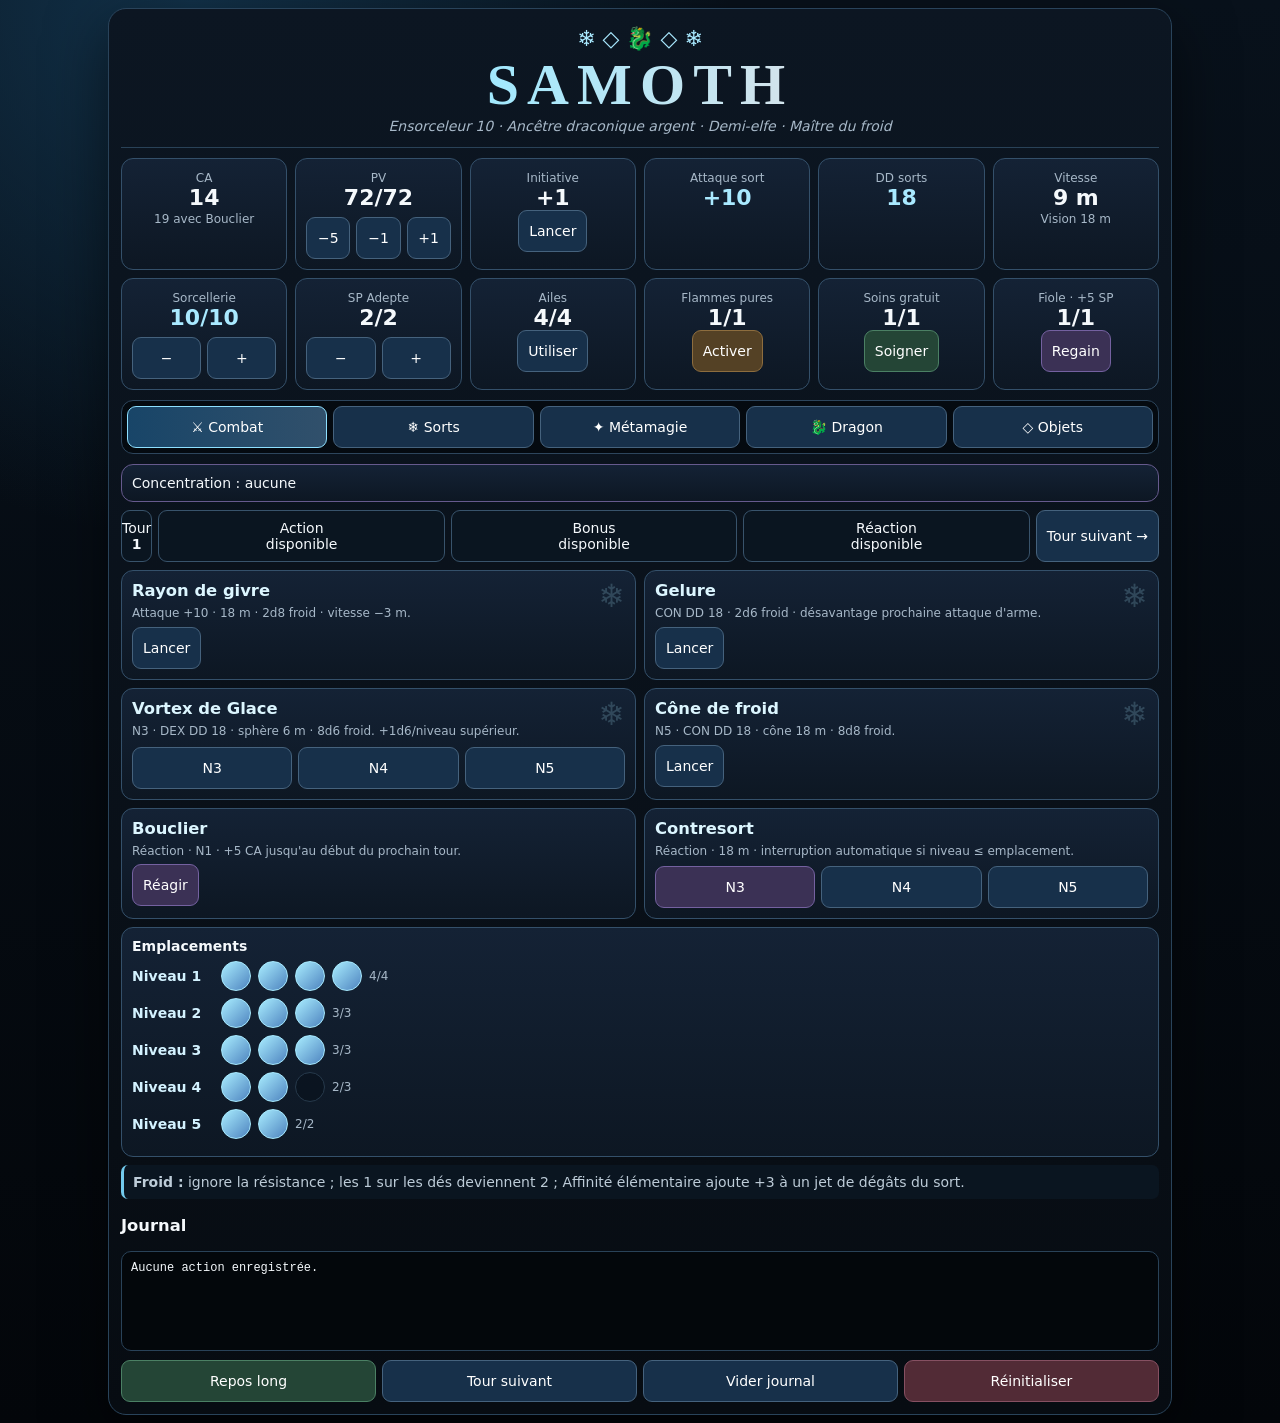
<file: samoth/index.html>
<!doctype html>
<html lang="fr"><head><meta charset="utf-8"><meta name="viewport" content="width=device-width,initial-scale=1,viewport-fit=cover"><meta name="theme-color" content="#07111d"><title>Samoth — Compagnon de combat</title><style>
:root{--bg:#04080e;--p:#0d1723;--p2:#142235;--l:#34506a;--t:#f5f9fc;--m:#a7b8c8;--ice:#a9e9ff;--vio:#7b66a9;--green:#4d8266;--red:#8c4254;--gold:#b69150}*{box-sizing:border-box}body{margin:0;background:radial-gradient(circle at 15% 0,#12324a 0,transparent 30%),linear-gradient(#08111b,#03060a);color:var(--t);font:14px system-ui,-apple-system,sans-serif}.wrap{max-width:1080px;margin:auto;padding:8px}.shell{background:linear-gradient(#0c1622,#070c12);border:1px solid #29435a;border-radius:18px;padding:12px;box-shadow:0 20px 60px #0008}.head{text-align:center;border-bottom:1px solid #294258;padding:5px 0 13px}.head h1{font:700 clamp(36px,8vw,58px) Georgia,serif;letter-spacing:.14em;margin:0;background:linear-gradient(90deg,#fff,#9ee9ff,#d7e3ea,#70bce5);background-clip:text;-webkit-background-clip:text;color:transparent}.sub{color:var(--m);font-style:italic}.grid{display:grid;gap:8px}.stats{grid-template-columns:repeat(6,1fr);margin-top:10px}.resources{grid-template-columns:repeat(6,1fr);margin-top:8px}.card{background:linear-gradient(var(--p2),var(--p));border:1px solid var(--l);border-radius:12px;padding:10px}.center{text-align:center}.big{display:block;font-size:22px;font-weight:800}.ice{color:var(--ice)}.muted{color:var(--m);font-size:12px}button,input,select{font:inherit}button{min-height:42px;border:1px solid #45627d;border-radius:9px;background:#17304a;color:#fff;padding:8px 10px}.row{display:flex;gap:6px;flex-wrap:wrap;margin-top:7px}.row button{flex:1}.tabs{display:flex;gap:6px;flex-wrap:wrap;position:sticky;top:5px;z-index:10;margin:10px 0;padding:5px;background:#050a10e8;border:1px solid #2d455c;border-radius:12px}.tab{flex:1 1 120px}.tab.on{background:linear-gradient(90deg,#184568,#31506b);border-color:#8ee0ff}.panel{display:none}.panel.on{display:block}.two{grid-template-columns:repeat(2,1fr)}.turn{display:grid;grid-template-columns:auto repeat(3,1fr) auto;gap:6px;margin:8px 0}.eco{min-height:52px;display:flex;align-items:center;justify-content:center;flex-direction:column;background:#0a1520;border:1px solid #38536b;border-radius:9px}.used{opacity:.45;border-color:#684652}.btnv{background:#3b3155;border-color:#7461a0}.btng{background:#244536;border-color:#4b8064}.btnr{background:#522b36;border-color:#865062}.btngold{background:#544125;border-color:#8d6d3e}.slots{display:flex;align-items:center;gap:7px;flex-wrap:wrap;margin:7px 0}.sl{width:82px;color:#d3f2ff;font-weight:700}.pip{width:30px;height:30px;min-height:30px;border-radius:50%;padding:0;background:linear-gradient(135deg,#a9edff,#4d83bf);border-color:#a7eaff}.pip.off{background:#07101a;border-color:#3a5368;opacity:.55}.spell{position:relative}.spell.cold:after{content:'❄';position:absolute;right:10px;top:6px;font-size:32px;color:#a9e9ff33}.spell h3{margin:0;color:#dcf6ff}.spell p{margin:5px 0;color:var(--m);font-size:12px;line-height:1.4}.conc{border-color:#665a8d}.rule{margin-top:8px;padding:9px;border-left:3px solid #72caed;background:#0a1520;color:#bdccd8;border-radius:7px}.dragon{background:radial-gradient(circle at 80% 0,#d9f5ff18,transparent 35%),linear-gradient(#132639,#0b151f)}.dgrid{grid-template-columns:repeat(6,1fr);margin-top:8px}.dstat{text-align:center;border:1px solid #3d5870;border-radius:8px;padding:7px;background:#08111a}.log{white-space:pre-wrap;font:12px ui-monospace,monospace;max-height:230px;overflow:auto;background:#03070b;border:1px solid #294258;border-radius:10px;padding:9px;min-height:100px}.footer{display:grid;grid-template-columns:repeat(4,1fr);gap:6px;margin-top:9px}#rib{position:fixed;left:50%;top:8px;transform:translate(-50%,-140%);width:min(760px,calc(100% - 16px));z-index:99;background:linear-gradient(90deg,#153a54,#405263);border:2px solid #9fe9ff;border-radius:13px;padding:12px;box-shadow:0 12px 30px #000a;transition:.23s;opacity:0}#rib.show{transform:translate(-50%,0);opacity:1}.rsmall{font-size:11px;color:#bcecff;font-weight:800;letter-spacing:.1em}.rbody{font:700 14px ui-monospace,monospace;margin-top:4px;white-space:pre-wrap}@media(max-width:760px){.stats,.resources{grid-template-columns:repeat(3,1fr)}.two{grid-template-columns:1fr}.turn{grid-template-columns:repeat(3,1fr)}.turn>div:first-child,.turn>button:last-child{grid-column:span 3}.dgrid{grid-template-columns:repeat(3,1fr)}.footer{grid-template-columns:repeat(2,1fr)}}
</style></head><body><div id="rib"><div class="rsmall">SAMOTH · RÉSULTAT</div><div id="rb" class="rbody"></div></div><div class="wrap"><main class="shell"><header class="head"><div style="color:#a9e9ff;font-size:22px">❄ ◇ 🐉 ◇ ❄</div><h1>SAMOTH</h1><div class="sub">Ensorceleur 10 · Ancêtre draconique argent · Demi-elfe · Maître du froid</div></header>
<section class="grid stats"><div class="card center"><span class="muted">CA</span><span class="big">14</span><span class="muted">19 avec Bouclier</span></div><div class="card center"><span class="muted">PV</span><span class="big" id="hp">72/72</span><div class="row"><button onclick="chg('hp',-5)">−5</button><button onclick="chg('hp',-1)">−1</button><button onclick="chg('hp',1)">+1</button></div></div><div class="card center"><span class="muted">Initiative</span><span class="big">+1</span><button onclick="msg('Initiative : '+(d(20)+1))">Lancer</button></div><div class="card center"><span class="muted">Attaque sort</span><span class="big ice">+10</span></div><div class="card center"><span class="muted">DD sorts</span><span class="big ice">18</span></div><div class="card center"><span class="muted">Vitesse</span><span class="big">9 m</span><span class="muted">Vision 18 m</span></div></section>
<section class="grid resources"><div class="card center"><span class="muted">Sorcellerie</span><span class="big ice" id="sp">10/10</span><div class="row"><button onclick="chg('sp',-1)">−</button><button onclick="chg('sp',1)">+</button></div></div><div class="card center"><span class="muted">SP Adepte</span><span class="big" id="msp">2/2</span><div class="row"><button onclick="chg('msp',-1)">−</button><button onclick="chg('msp',1)">+</button></div></div><div class="card center"><span class="muted">Ailes</span><span class="big" id="wing">4/4</span><button onclick="wing()">Utiliser</button></div><div class="card center"><span class="muted">Flammes pures</span><span class="big" id="pure">1/1</span><button class="btngold" onclick="use('pure','Flammes de la magie pure activées')">Activer</button></div><div class="card center"><span class="muted">Soins gratuit</span><span class="big" id="heal">1/1</span><button class="btng" onclick="heal()">Soigner</button></div><div class="card center"><span class="muted">Fiole · +5 SP</span><span class="big" id="vial">1/1</span><button class="btnv" onclick="vial()">Regain</button></div></section>
<nav class="tabs"><button class="tab on" data-p="combat">⚔ Combat</button><button class="tab" data-p="sorts">❄ Sorts</button><button class="tab" data-p="meta">✦ Métamagie</button><button class="tab" data-p="dragon">🐉 Dragon</button><button class="tab" data-p="objets">◇ Objets</button></nav>
<section id="combat" class="panel on"><div class="card conc" id="conc">Concentration : aucune</div><div class="turn"><div class="eco">Tour <b id="turn">1</b></div><div class="eco" id="ea">Action<br><span>disponible</span></div><div class="eco" id="eb">Bonus<br><span>disponible</span></div><div class="eco" id="er">Réaction<br><span>disponible</span></div><button onclick="next()">Tour suivant →</button></div><div class="grid two"><div class="card spell cold"><h3>Rayon de givre</h3><p>Attaque +10 · 18 m · 2d8 froid · vitesse −3 m.</p><button onclick="atk('Rayon de givre',2,8,true)">Lancer</button></div><div class="card spell cold"><h3>Gelure</h3><p>CON DD 18 · 2d6 froid · désavantage prochaine attaque d'arme.</p><button onclick="save('Gelure','CON',2,6,true)">Lancer</button></div><div class="card spell cold"><h3>Vortex de Glace</h3><p>N3 · DEX DD 18 · sphère 6 m · 8d6 froid. +1d6/niveau supérieur.</p><div class="row"><button onclick="cast('Vortex de Glace',3,'DEX',8,6,true)">N3</button><button onclick="cast('Vortex de Glace',4,'DEX',9,6,true)">N4</button><button onclick="cast('Vortex de Glace',5,'DEX',10,6,true)">N5</button></div></div><div class="card spell cold"><h3>Cône de froid</h3><p>N5 · CON DD 18 · cône 18 m · 8d8 froid.</p><button onclick="cast('Cône de froid',5,'CON',8,8,true)">Lancer</button></div><div class="card spell"><h3>Bouclier</h3><p>Réaction · N1 · +5 CA jusqu'au début du prochain tour.</p><button class="btnv" onclick="react('Bouclier',1)">Réagir</button></div><div class="card spell"><h3>Contresort</h3><p>Réaction · 18 m · interruption automatique si niveau ≤ emplacement.</p><div class="row"><button class="btnv" onclick="react('Contresort',3)">N3</button><button onclick="react('Contresort',4)">N4</button><button onclick="react('Contresort',5)">N5</button></div></div></div><div class="card" style="margin-top:8px"><b>Emplacements</b><div id="slots"></div></div><div class="rule"><b>Froid :</b> ignore la résistance ; les 1 sur les dés deviennent 2 ; Affinité élémentaire ajoute +3 à un jet de dégâts du sort.</div></section>
<section id="sorts" class="panel"><div class="grid two"><div class="card spell"><h3>Projectile magique</h3><p>N1 · 36 m · 3 projectiles · 1d4+1 force chacun · touche automatiquement.</p></div><div class="card spell cold"><h3>Orbe chromatique</h3><p>N1 · attaque +10 · 27 m · 3d8 ; type au choix. En froid : spécialisation active.</p></div><div class="card spell conc"><h3>Hâte</h3><p>N3 · concentration · +2 CA · vitesse ×2 · avantage JdS DEX · action supplémentaire limitée.</p><button class="btnv" onclick="setConc('Hâte')">Suivre</button></div><div class="card spell conc"><h3>Invisibilité supérieure</h3><p>N4 · concentration · contact · jusqu'à 1 minute.</p><button class="btnv" onclick="setConc('Invisibilité supérieure')">Suivre</button></div><div class="card spell conc"><h3>Rayonnement écœurant</h3><p>N4 · concentration · sphère 9 m · CON · 4d10 radiants + épuisement sur échec.</p><button class="btnv" onclick="setConc('Rayonnement écœurant')">Suivre</button></div><div class="card spell cold"><h3>Tempête de grêle</h3><p>N4 · DEX · cylindre 6 m × 12 m · 2d8 contondant + 4d6 froid.</p></div><div class="card spell"><h3>Soins</h3><p>N1 · contact · 1d8+3 PV. 1 lancement gratuit / repos long.</p></div><div class="card spell"><h3>Absorption des éléments</h3><p>N1 · réaction · résistance acide/froid/feu/foudre/tonnerre jusqu'au prochain tour.</p></div></div></section>
<section id="meta" class="panel"><div class="grid two"><div class="card"><h3>Sort renforcé · 1 SP</h3><p class="muted">Relance jusqu'à 3 dés de dégâts ; nouveaux résultats obligatoires.</p><button onclick="meta('Sort renforcé',1)">Activer</button></div><div class="card"><h3>Sort accéléré · 2 SP</h3><p class="muted">Un sort à 1 action devient action bonus. L'autre sort du tour doit être un tour de magie à 1 action.</p><button onclick="meta('Sort accéléré',2)">Activer</button></div><div class="card"><h3>Sort jumeau · coût niveau</h3><p class="muted">Deuxième cible si le sort cible une seule créature et n'est pas personnel.</p><div class="row"><button onclick="meta('Jumeau N1',1)">N1</button><button onclick="meta('Jumeau N3',3)">N3</button><button onclick="meta('Jumeau N4',4)">N4</button><button onclick="meta('Jumeau N5',5)">N5</button></div></div><div class="card"><h3>Sort prévenant · 1 SP</h3><p class="muted">Jusqu'à 3 créatures choisies réussissent automatiquement leur JdS.</p><button onclick="meta('Sort prévenant',1)">Activer</button></div><div class="card"><h3>Sort intensifié · 3 SP</h3><p class="muted">Une cible a désavantage à son premier JdS. Option à garder seulement si validée sur Samoth.</p><button onclick="meta('Sort intensifié',3)">Activer</button></div><div class="card"><h3>Incantation flexible</h3><p class="muted">Créer : N1=2 SP, N2=3, N3=5, N4=6, N5=7. Convertir un emplacement : +niveau en SP.</p><div class="row"><button onclick="makeSlot(1)">Créer N1</button><button onclick="makeSlot(2)">Créer N2</button><button onclick="toSp(1)">N1→SP</button><button onclick="toSp(2)">N2→SP</button></div></div></div></section>
<section id="dragon" class="panel"><div class="card dragon"><h2 style="margin:0;color:#dbf7ff">Esprit draconique d'argent</h2><div class="muted">Convocation N5 · concentration jusqu'à 1 h · joue juste après Samoth · ordre gratuit</div><div class="grid dgrid"><div class="dstat">CA<b>19</b></div><div class="dstat">PV<b id="dhp">50/50</b></div><div class="dstat">Sol<b>9 m</b></div><div class="dstat">Vol<b>18 m</b></div><div class="dstat">Nage<b>9 m</b></div><div class="dstat">Souffle<b>DD 18</b></div></div><div class="row"><button onclick="summon()">Invoquer (slot 5)</button><button onclick="dchg(-5)">−5 PV</button><button onclick="dchg(5)">+5 PV</button></div></div><div class="grid two" style="margin-top:8px"><div class="card"><h3>Déchirement ×2</h3><p class="muted">+10 au toucher · 3 m · 1d6+9 perforants chacun.</p><button onclick="rend()">Lancer ×2</button></div><div class="card spell cold"><h3>Souffle</h3><p class="muted">Cône 9 m · DEX DD 18 · 2d6 froid · moitié réussite.</p><button onclick="breath()">Souffler</button></div></div><div class="rule">Famille métallique : résistances acide, froid, feu, foudre, poison. À l'invocation, Samoth choisit l'une d'elles et la partage jusqu'à la fin du sort.</div></section>
<section id="objets" class="panel"><div class="grid two"><div class="card"><h3>Bâton de confluence</h3><p class="muted">8 charges · récup 1d4+2 · « Mains » coûte 1 · « Vortex » coûte 3.</p><div class="big center" id="staff">8/8</div><div class="row"><button onclick="staff(-1)">Mains −1</button><button onclick="staff(-3)">Vortex −3</button><button onclick="staff(1)">+1</button><button onclick="recharge()">1d4+2</button></div></div><div class="card"><h3>Anneau en bois</h3><p class="muted">Régénération 1d6 PV par heure, selon la règle validée par le MJ.</p><button class="btng" onclick="ring()">Lancer 1d6</button></div><div class="card"><h3>Ailes protectrices</h3><p class="muted">Réaction · 4/repos long · +4 CA à Samoth ou un allié à 1,50 m contre l'attaque qui vient de toucher.</p><button onclick="wing()">Utiliser</button></div><div class="card"><h3>Flammes de la magie pure</h3><p class="muted">Maison · 1/jour · +1d10 radiant par niveau du sort.</p><div class="row"><button onclick="pureDmg(1)">N1</button><button onclick="pureDmg(3)">N3</button><button onclick="pureDmg(4)">N4</button><button onclick="pureDmg(5)">N5</button></div></div></div></section>
<h3>Journal</h3><div class="log" id="log"></div><div class="footer"><button class="btng" onclick="rest()">Repos long</button><button onclick="next()">Tour suivant</button><button onclick="clearLog()">Vider journal</button><button class="btnr" onclick="resetAll()">Réinitialiser</button></div></main></div><script>
const M={hp:72,sp:10,msp:2,wing:4,pure:1,heal:1,vial:1,staff:8,slots:{1:4,2:3,3:3,4:2,5:2},turn:1,ea:0,eb:0,er:0,conc:'',dragon:0,dhp:50,log:[]},mx={hp:72,sp:10,msp:2,wing:4,pure:1,heal:1,vial:1,staff:8},slotMax={1:4,2:3,3:3,4:3,5:2},cost={1:2,2:3,3:5,4:6,5:7};function d(n){return 1+Math.floor(Math.random()*n)}function dice(n,s,c){let a=[];for(let i=0;i<n;i++){let x=d(s);if(c&&x===1)x=2;a.push(x)}return[a,a.reduce((q,w)=>q+w,0)]}function msg(x){M.log.unshift(new Date().toLocaleTimeString('fr-FR',{hour:'2-digit',minute:'2-digit'})+' · '+x);M.log=M.log.slice(0,60);rb.textContent=x;rib.classList.add('show');clearTimeout(window.rto);window.rto=setTimeout(()=>rib.classList.remove('show'),2600);render();save()}function chg(k,v){M[k]=Math.max(0,Math.min(mx[k],M[k]+v));render();save()}function action(k){if(M[k]){msg('⚠ '+k+' déjà utilisée ce tour');return false}M[k]=1;return true}function slot(l){if(M.slots[l]<1){msg('Aucun emplacement N'+l);return false}M.slots[l]--;return true}function cold(n,s){let r=dice(n,s,1);return[r[0],r[1]+3]}function atk(n,nb,s,c){if(!action('ea'))return;let a=d(20),dm=c?cold(nb,s):dice(nb,s,0);msg(n+' : d20 '+a+' +10 = '+(a+10)+'\nDégâts '+dm[0].join('+')+(c?' +3':'')+' = '+dm[1])}function save(n,js,nb,s,c){if(!action('ea'))return;let dm=c?cold(nb,s):dice(nb,s,0);msg(n+' · '+js+' DD 18\nÉchec '+dm[0].join('+')+(c?' +3':'')+' = '+dm[1]+' · réussite moitié')}function cast(n,l,js,nb,s,c){if(!action('ea'))return;if(!slot(l)){M.ea=0;return}let dm=c?cold(nb,s):dice(nb,s,0);msg(n+' N'+l+' · '+js+' DD 18\nÉchec '+dm[0].join('+')+(c?' +3':'')+' = '+dm[1]+' · réussite moitié')}function react(n,l){if(!action('er'))return;if(!slot(l)){M.er=0;return}msg(n+' N'+l+' · réaction utilisée')}function setConc(n){M.conc=n;msg('Concentration : '+n)}function wing(){if(M.wing<1)return msg('Ailes épuisées');if(!action('er'))return;M.wing--;msg('Ailes protectrices : +4 CA contre cette attaque')}function use(k,txt){if(M[k]<1)return msg('Ressource déjà utilisée');M[k]--;msg(txt)}function heal(){if(M.heal<1)return msg('Soins gratuit déjà utilisé');if(!action('ea'))return;M.heal--;let x=d(8)+3;msg('Soins : 1d8+3 = '+x+' PV')}function vial(){if(M.vial<1)return msg('Fiole déjà utilisée');M.vial--;M.sp=Math.min(10,M.sp+5);msg('Fiole sanguine : +5 SP')}function pay(c){let use=Math.min(M.msp,c),r=c-use;if(M.sp<r){if(M.sp+M.msp<c)return false;use=Math.max(0,c-M.sp);r=c-use}M.msp-=use;M.sp-=r;return true}function meta(n,c){if(!pay(c))return msg('Pas assez de SP');msg(n+' activé · '+c+' SP')}function makeSlot(l){if(M.slots[l]>=slotMax[l])return msg('Slots N'+l+' déjà au max');if(!pay(cost[l]))return msg('Pas assez de SP');M.slots[l]++;msg('Créé : 1 emplacement N'+l)}function toSp(l){if(M.slots[l]<1)return msg('Aucun slot N'+l);M.slots[l]--;M.sp=Math.min(10,M.sp+l);msg('Slot N'+l+' → +'+l+' SP')}function summon(){if(!action('ea'))return;if(!slot(5)){M.ea=0;return}M.dragon=1;M.dhp=50;M.conc='Convocation d’esprit draconique';msg('Dragon d’argent invoqué · CA 19 · 50 PV')}function dchg(v){if(!M.dragon)return msg('Aucun dragon invoqué');M.dhp=Math.max(0,Math.min(50,M.dhp+v));if(!M.dhp){M.dragon=0;if(M.conc.includes('draconique'))M.conc=''}render();save()}function rend(){if(!M.dragon)return msg('Invoque le dragon');let a1=d(20)+10,a2=d(20)+10,x1=d(6)+9,x2=d(6)+9;msg('Déchirement ×2\n#1 '+a1+' → '+x1+' dégâts\n#2 '+a2+' → '+x2+' dégâts')}function breath(){if(!M.dragon)return msg('Invoque le dragon');let x=dice(2,6,1);msg('Souffle froid · DEX DD 18\n'+x[0].join('+')+' = '+x[1]+' · moitié réussite')}function staff(v){if(v<0&&M.staff<-v)return msg('Pas assez de charges');M.staff=Math.max(0,Math.min(8,M.staff+v));msg('Bâton : '+M.staff+'/8')}function recharge(){let x=d(4)+2;M.staff=Math.min(8,M.staff+x);msg('Bâton : récup '+x+' → '+M.staff+'/8')}function ring(){let x=d(6);M.hp=Math.min(72,M.hp+x);msg('Anneau : '+x+' PV récupérés')}function pureDmg(l){if(M.pure<1)return msg('Flammes déjà utilisées');M.pure=0;let x=dice(l,10,0);msg('Flammes N'+l+' : +'+x[0].join('+')+' = '+x[1]+' radiants')}function next(){M.turn++;M.ea=M.eb=M.er=0;msg('Tour '+M.turn+' — actions réinitialisées')}function rest(){Object.assign(M,{hp:72,sp:10,msp:2,wing:4,pure:1,heal:1,vial:1,slots:{1:4,2:3,3:3,4:3,5:2},ea:0,eb:0,er:0,conc:'',dragon:0,dhp:50});msg('Repos long : ressources restaurées')}function clearLog(){M.log=[];render();save()}function resetAll(){if(confirm('Tout réinitialiser ?')){localStorage.removeItem('samoth-v1');location.reload()}}function save(){localStorage.setItem('samoth-v1',JSON.stringify(M))}function load(){try{let x=JSON.parse(localStorage.getItem('samoth-v1'));if(x)Object.assign(M,x)}catch(e){}}function render(){hp.textContent=M.hp+'/72';sp.textContent=M.sp+'/10';msp.textContent=M.msp+'/2';wing.textContent=M.wing+'/4';pure.textContent=M.pure+'/1';heal.textContent=M.heal+'/1';vial.textContent=M.vial+'/1';staff.textContent=M.staff+'/8';turn.textContent=M.turn;dhp.textContent=M.dhp+'/50';conc.innerHTML='Concentration : '+(M.conc||'aucune')+(M.conc?' <button onclick="M.conc=\'\';render();save()">Terminer</button>':'');for(let k of ['ea','eb','er']){let e=document.getElementById(k);e.classList.toggle('used',!!M[k]);e.querySelector('span').textContent=M[k]?'utilisée':'disponible'}let h='';for(let l=1;l<=5;l++){h+='<div class="slots"><div class="sl">Niveau '+l+'</div>';for(let i=0;i<slotMax[l];i++)h+='<button class="pip '+(i<M.slots[l]?'':'off')+'" onclick="M.slots['+l+']='+(i+1)+';render();save()"></button>';h+='<span class="muted">'+M.slots[l]+'/'+slotMax[l]+'</span></div>'}slots.innerHTML=h;log.textContent=M.log.length?M.log.join('\n\n'):'Aucune action enregistrée.'}document.querySelectorAll('.tab').forEach(b=>b.onclick=()=>{document.querySelectorAll('.tab,.panel').forEach(x=>x.classList.remove('on'));b.classList.add('on');document.getElementById(b.dataset.p).classList.add('on')});load();render();
</script></body></html>
</file>
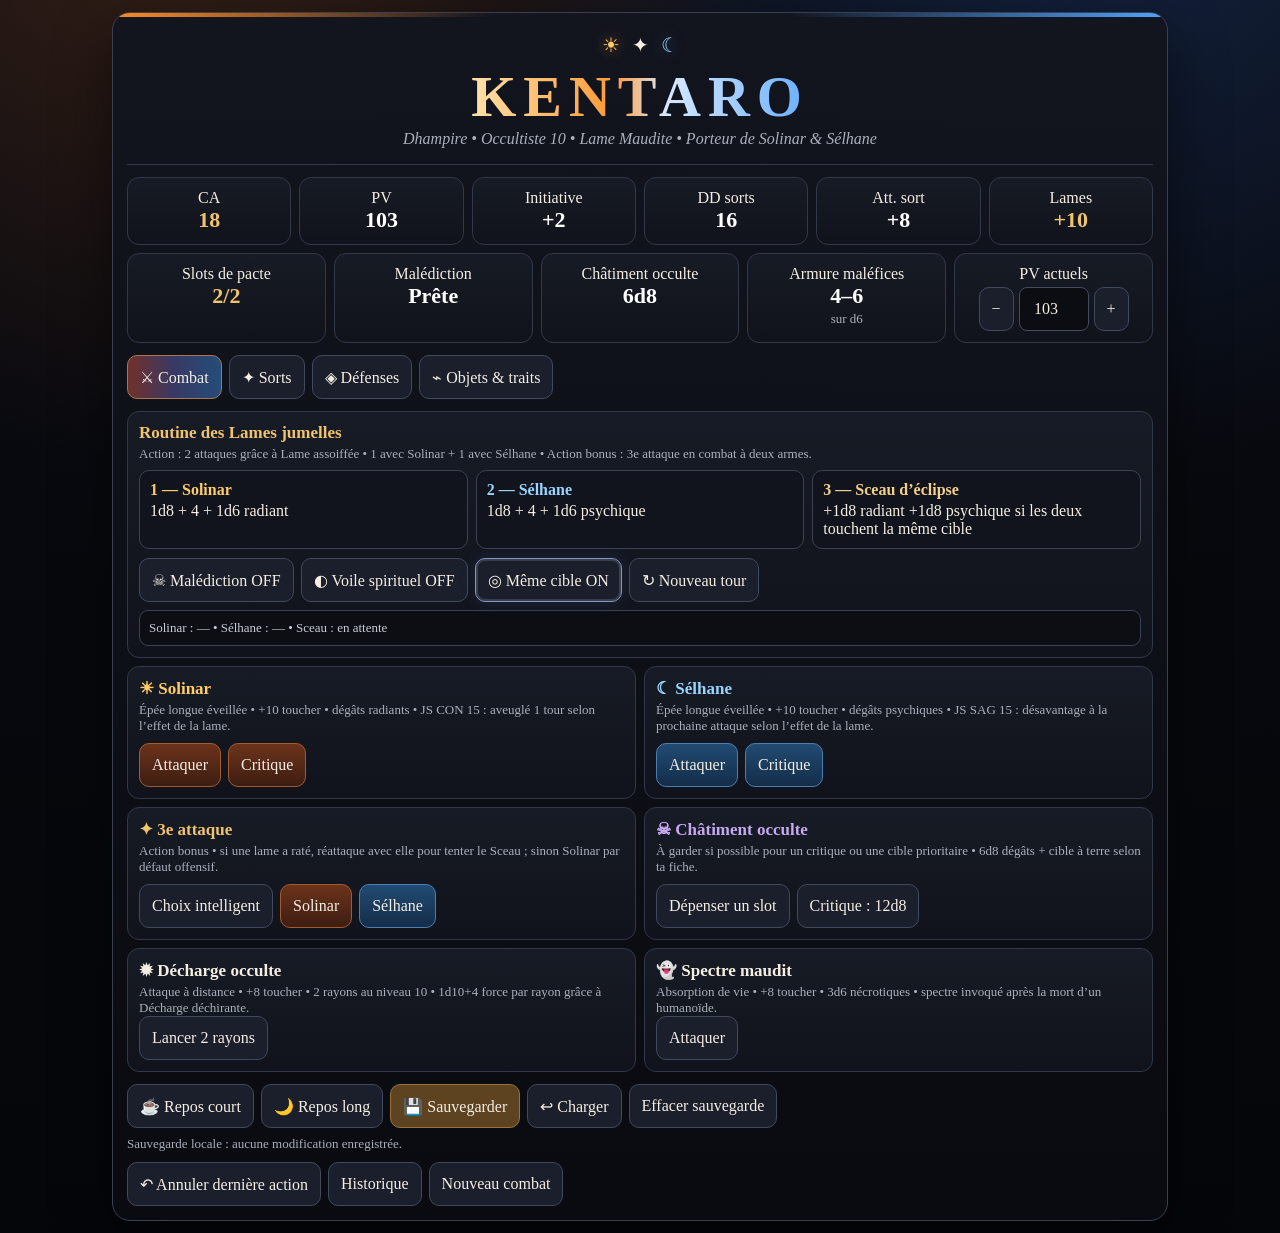
<file: Kentaro_Compagnon_Combat_Eclipse_v1.html>
<!doctype html>
<html lang="fr">
<head>
<meta charset="utf-8">
<meta name="viewport" content="width=device-width,initial-scale=1,viewport-fit=cover">
<meta name="theme-color" content="#0a0b10">
<title>Kentaro — Compagnon de combat : Éclipse</title>
<style>
:root{
  --bg:#07080d;--panel:#10131b;--panel2:#171b25;--line:#31384a;
  --ivory:#f5eee3;--muted:#aab0bd;--gold:#e1a640;--sun:#ff8a24;--sun2:#ffcc68;
  --moon:#4fa3ff;--moon2:#98d4ff;--blood:#8c263b;--violet:#7653a6;--green:#416f5a;
}
*{box-sizing:border-box}html{background:var(--bg)}body{margin:0;color:var(--ivory);font-family:Georgia,"Times New Roman",serif;background:
radial-gradient(circle at 15% -10%,rgba(255,116,26,.18),transparent 34%),
radial-gradient(circle at 85% -10%,rgba(54,128,255,.19),transparent 34%),
linear-gradient(180deg,#0b0d14,#07080d 52%,#05060a)}
button,input{font:inherit}button{min-height:44px;border:1px solid #41495f;background:#1a1f2b;color:var(--ivory);border-radius:10px;padding:9px 12px;cursor:pointer}button:active{transform:translateY(1px)}
.wrap{max-width:1080px;margin:auto;padding:12px}.shell{position:relative;overflow:hidden;background:linear-gradient(180deg,rgba(18,21,30,.97),rgba(9,11,16,.98));border:1px solid #3a4052;border-radius:18px;padding:14px;box-shadow:0 20px 60px rgba(0,0,0,.48)}
.shell:before,.shell:after{content:"";position:absolute;top:0;width:36%;height:4px}.shell:before{left:0;background:linear-gradient(90deg,var(--sun),transparent)}.shell:after{right:0;background:linear-gradient(270deg,var(--moon),transparent)}
.head{text-align:center;padding:6px 4px 16px;border-bottom:1px solid #333a4b;position:relative}.head h1{margin:0;font-size:clamp(34px,8vw,58px);letter-spacing:.12em}.head h1 .ken{background:linear-gradient(90deg,#ffe1aa,#ff9b37 42%,#d8e8ff 58%,#68afff);-webkit-background-clip:text;background-clip:text;color:transparent}.subtitle{color:var(--muted);font-style:italic}.eclipse-mark{display:flex;justify-content:center;gap:12px;align-items:center;margin-bottom:6px;font-size:20px}.sunIcon{color:var(--sun2);text-shadow:0 0 14px rgba(255,144,43,.6)}.moonIcon{color:var(--moon2);text-shadow:0 0 14px rgba(86,166,255,.6)}
.grid{display:grid;gap:8px}.stats{grid-template-columns:repeat(6,1fr);margin-top:12px}.resources{grid-template-columns:repeat(5,1fr);margin-top:8px}.card{background:linear-gradient(180deg,var(--panel2),var(--panel));border:1px solid var(--line);border-radius:12px;padding:11px}.center{text-align:center}.big{display:block;font-size:22px;font-weight:bold;color:#fff}.big.sun{color:var(--sun2)}.big.moon{color:var(--moon2)}.big.gold{color:#f0c36d}
.hp-controls{display:flex;justify-content:center;align-items:center;gap:5px;margin-top:4px}.hp-controls input{width:70px;min-height:44px;text-align:center;background:#0b0d12;color:var(--ivory);border:1px solid #444b5e;border-radius:8px;font-size:16px}
.tabs{display:flex;flex-wrap:wrap;gap:7px;margin:12px 0}.tab.active{background:linear-gradient(90deg,#71302a,#383965,#244d78);border-color:#a67655}.panel{display:none}.panel.active{display:block}.two{grid-template-columns:repeat(2,1fr)}.three{grid-template-columns:repeat(3,1fr)}.action-title{font-weight:bold;font-size:17px}.solar .action-title{color:var(--sun2)}.lunar .action-title{color:var(--moon2)}.violet .action-title{color:#c5a8ef}.golden .action-title{color:#f0c36d}.meta{font-size:13px;color:var(--muted);margin-top:3px}.row{display:flex;gap:7px;flex-wrap:wrap;margin-top:9px}.solar button,.btn-sun{background:linear-gradient(180deg,#6c331b,#3d1d12);border-color:#a45b2c}.lunar button,.btn-moon{background:linear-gradient(180deg,#214b73,#142d49);border-color:#4c7eb1}.btn-violet{background:#3b2c52;border-color:#6f568e}.btn-red{background:#572331;border-color:#8f4255}.btn-green{background:#264737;border-color:#4f7a66}.btn-gold{background:#5d4320;border-color:#96733d}
.tag{display:inline-block;border:1px solid #4b5368;border-radius:999px;padding:2px 7px;font-size:12px;color:var(--muted);margin:2px 4px 2px 0}.rule{border-left:3px solid #b87d3b;padding:9px 11px;background:#15161f;color:var(--muted);border-radius:6px;font-size:13px;margin-top:10px}
.slotrow{display:flex;align-items:center;gap:8px;margin:8px 0}.pip{width:30px;height:30px;min-height:30px;padding:0;border-radius:50%;background:linear-gradient(135deg,var(--sun),var(--moon));border-color:#b48665}.pip.off{background:transparent;border-color:#495166}
.modebar{display:flex;flex-wrap:wrap;gap:7px;margin-top:9px}.toggle.on{box-shadow:0 0 0 2px rgba(255,255,255,.14) inset,0 0 16px rgba(98,131,255,.15);border-color:#8695c8}.statusbox{margin-top:8px;padding:9px;border:1px solid #394154;border-radius:9px;background:#0c0e14;font-size:13px;color:#c8ced8}
.combo{display:grid;grid-template-columns:1fr 1fr 1fr;gap:8px;margin-top:8px}.combo-step{padding:10px;border-radius:10px;border:1px solid #3c4253;background:#11141c}.combo-step b{display:block;margin-bottom:3px}.combo-step.s1 b{color:var(--sun2)}.combo-step.s2 b{color:var(--moon2)}.combo-step.s3 b{color:#f4d08b}.activeglow{border-color:#d7a65e!important;box-shadow:0 0 18px rgba(224,157,67,.18)}
.footer-actions{display:flex;gap:7px;flex-wrap:wrap;margin-top:12px}.log{margin-top:10px;background:#06070b;border:1px solid #343b4c;border-radius:11px;min-height:135px;max-height:300px;overflow:auto;padding:11px;white-space:pre-wrap;font-family:ui-monospace,SFMono-Regular,Menlo,monospace;font-size:13px}
#kentaro-ribbon{position:fixed;top:max(8px,env(safe-area-inset-top));left:50%;transform:translate(-50%,-145%);width:min(calc(100% - 16px),780px);z-index:9999;background:linear-gradient(90deg,#7d341f 0%,#3c314c 48%,#1f4d78 100%);border:2px solid #e7bb69;border-radius:14px;padding:12px 14px;box-shadow:0 12px 34px rgba(0,0,0,.65),0 0 0 2px rgba(231,187,105,.12) inset;opacity:0;pointer-events:none;transition:.25s ease}#kentaro-ribbon.show{transform:translate(-50%,0);opacity:1;pointer-events:auto}#kentaro-ribbon .title{color:#fff0d1;font-weight:800;font-size:14px;letter-spacing:.06em;text-transform:uppercase}#kentaro-ribbon .body{margin-top:6px;color:#fff;font-family:ui-monospace,SFMono-Regular,Menlo,monospace;font-size:15px;line-height:1.35;white-space:pre-wrap;font-weight:800}#kentaro-ribbon .hint{margin-top:5px;color:#ddd4c5;font-size:11px}
#historyPanel{display:none;margin-top:10px}#historyPanel.open{display:block}#combatToolbar{display:flex;gap:7px;flex-wrap:wrap;margin-top:10px}.note-red{color:#ff9da9}.note-blue{color:#9ed0ff}
@media(max-width:760px){.stats{grid-template-columns:repeat(3,1fr)}.resources{grid-template-columns:repeat(2,1fr)}.two,.three,.combo{grid-template-columns:1fr}.wrap{padding:7px}.shell{padding:10px}}
</style>
</head>
<body>
<div class="wrap"><main class="shell" id="app">
<header class="head"><div class="eclipse-mark"><span class="sunIcon">☀</span><span>✦</span><span class="moonIcon">☾</span></div><h1><span class="ken">KENTARO</span></h1><div class="subtitle">Dhampire • Occultiste 10 • Lame Maudite • Porteur de Solinar & Sélhane</div></header>

<section class="grid stats">
<div class="card center">CA<span class="big gold">18</span></div><div class="card center">PV<span id="hpView" class="big">103</span></div><div class="card center">Initiative<span class="big">+2</span></div><div class="card center">DD sorts<span class="big">16</span></div><div class="card center">Att. sort<span class="big">+8</span></div><div class="card center">Lames<span class="big gold">+10</span></div>
</section>
<section class="grid resources">
<div class="card center">Slots de pacte<span id="slotView" class="big gold">2/2</span></div>
<div class="card center">Malédiction<span id="curseView" class="big">Prête</span></div>
<div class="card center">Châtiment occulte<span class="big">6d8</span></div>
<div class="card center">Armure maléfices<span class="big">4–6</span><span class="meta">sur d6</span></div>
<div class="card center">PV actuels<div class="hp-controls"><button id="hpMinus">−</button><input id="hpInput" type="number" min="0" max="103" value="103"><button id="hpPlus">+</button></div></div>
</section>

<nav class="tabs"><button class="tab active" data-tab="combat">⚔ Combat</button><button class="tab" data-tab="spells">✦ Sorts</button><button class="tab" data-tab="defense">◈ Défenses</button><button class="tab" data-tab="items">⌁ Objets & traits</button></nav>

<section class="panel active" data-panel="combat">
<div class="card golden"><div class="action-title">Routine des Lames jumelles</div><div class="meta">Action : 2 attaques grâce à Lame assoiffée • 1 avec Solinar + 1 avec Sélhane • Action bonus : 3e attaque en combat à deux armes.</div>
<div class="combo"><div id="stepSun" class="combo-step s1"><b>1 — Solinar</b>1d8 + 4 + 1d6 radiant</div><div id="stepMoon" class="combo-step s2"><b>2 — Sélhane</b>1d8 + 4 + 1d6 psychique</div><div id="stepSeal" class="combo-step s3"><b>3 — Sceau d’éclipse</b>+1d8 radiant +1d8 psychique si les deux touchent la même cible</div></div>
<div class="modebar"><button id="curseToggle" class="toggle">☠ Malédiction OFF</button><button id="shroudToggle" class="toggle">◐ Voile spirituel OFF</button><button id="sameTarget" class="toggle on">◎ Même cible ON</button><button id="newTurn">↻ Nouveau tour</button></div><div id="combatStatus" class="statusbox">Solinar : — • Sélhane : — • Sceau : en attente</div></div>

<div class="grid two" style="margin-top:8px">
<article class="card solar"><div class="action-title">☀ Solinar</div><div class="meta">Épée longue éveillée • +10 toucher • dégâts radiants • JS CON 15 : aveuglé 1 tour selon l’effet de la lame.</div><div class="row"><button id="solinar">Attaquer</button><button id="solinarCrit">Critique</button></div></article>
<article class="card lunar"><div class="action-title">☾ Sélhane</div><div class="meta">Épée longue éveillée • +10 toucher • dégâts psychiques • JS SAG 15 : désavantage à la prochaine attaque selon l’effet de la lame.</div><div class="row"><button id="selhane">Attaquer</button><button id="selhaneCrit">Critique</button></div></article>
<article class="card golden"><div class="action-title">✦ 3e attaque</div><div class="meta">Action bonus • si une lame a raté, réattaque avec elle pour tenter le Sceau ; sinon Solinar par défaut offensif.</div><div class="row"><button id="thirdSmart">Choix intelligent</button><button id="thirdSun" class="btn-sun">Solinar</button><button id="thirdMoon" class="btn-moon">Sélhane</button></div></article>
<article class="card violet"><div class="action-title">☠ Châtiment occulte</div><div class="meta">À garder si possible pour un critique ou une cible prioritaire • 6d8 dégâts + cible à terre selon ta fiche.</div><div class="row"><button id="smite">Dépenser un slot</button><button id="smiteCrit">Critique : 12d8</button></div></article>
<article class="card"><div class="action-title">✹ Décharge occulte</div><div class="meta">Attaque à distance • +8 toucher • 2 rayons au niveau 10 • 1d10+4 force par rayon grâce à Décharge déchirante.</div><button id="eldritch">Lancer 2 rayons</button></article>
<article class="card"><div class="action-title">👻 Spectre maudit</div><div class="meta">Absorption de vie • +8 toucher • 3d6 nécrotiques • spectre invoqué après la mort d’un humanoïde.</div><button id="spectre">Attaquer</button></article>
</div>
</section>

<section class="panel" data-panel="spells">
<div class="card golden"><div class="action-title">Emplacements de pacte</div><div id="slots"></div><div class="meta">Occultiste niv. 10 : 2 emplacements de pacte. Le bouton d’un sort consomme 1 slot.</div></div>
<div class="grid two" style="margin-top:8px">
<article class="card"><div class="action-title">Armure d’Agathys</div><div class="meta">N1 connu • lancé avec un slot de pacte • protection temporaire.</div><button data-spell="Armure d’Agathys">Lancer</button></article>
<article class="card violet"><div class="action-title">Maléfice</div><div class="meta">Concentration • moins prioritaire avec cette construction.</div><button data-spell="Maléfice" data-conc="1">Lancer</button></article>
<article class="card"><div class="action-title">Foulée brumeuse</div><div class="meta">Action bonus • mobilité.</div><button data-spell="Foulée brumeuse">Lancer</button></article>
<article class="card"><div class="action-title">Invisibilité</div><div class="meta">Concentration.</div><button data-spell="Invisibilité" data-conc="1">Lancer</button></article>
<article class="card violet"><div class="action-title">Voile spirituel</div><div class="meta">Concentration • setup de gros combat • avec un slot N5, ajoute 2d8 à chaque attaque qui touche.</div><button data-spell="Voile spirituel" data-conc="1" data-shroud="1">Lancer</button></article>
<article class="card"><div class="action-title">Porte dimensionnelle</div><div class="meta">Téléportation longue portée.</div><button data-spell="Porte dimensionnelle">Lancer</button></article>
<article class="card"><div class="action-title">Ombre d’égarement</div><div class="meta">Sort connu niveau 4.</div><button data-spell="Ombre d’égarement">Lancer</button></article>
<article class="card"><div class="action-title">Bannissement</div><div class="meta">JS CHA DD16 • neutraliser une cible quand le corps-à-corps est défavorable.</div><button data-spell="Bannissement" data-conc="1">Lancer</button></article>
<article class="card violet"><div class="action-title">Perturbations synaptiques</div><div class="meta">N5 • meilleur choix multi-cible dans ton arbre de décision.</div><button data-spell="Perturbations synaptiques">Lancer</button></article>
</div>
</section>

<section class="panel" data-panel="defense"><div class="grid two">
<article class="card"><div class="action-title">Armure des maléfices</div><div class="meta">Contre une cible maudite : d6 ; sur 4, 5 ou 6, l’attaque est annulée.</div><button id="hexArmor">Tester d6</button></article>
<article class="card"><div class="action-title">Tombeau de Lazarus</div><div class="meta">Réaction • 100 PV temporaires • monolithe d’ambre • inactif 1 tour selon ta fiche.</div><button id="lazarus">Activer</button></article>
<article class="card"><div class="action-title">Esprit occulte</div><div class="meta">Avantage aux jets de sauvegarde de Constitution pour maintenir la concentration.</div><button id="concSave">JDS CON avec avantage</button></article>
<article class="card"><div class="action-title">Résistances & vulnérabilité</div><div class="meta"><span class="tag">Résistance nécrotique</span><span class="tag">Avantage poison/maladies</span><span class="tag note-red">Vulnérabilité radiant</span></div></article>
<article class="card"><div class="action-title">Soif ténébreuse</div><div class="meta">Morsure sur cible neutralisée ou empoignée • 1 perforant + dégâts nécrotiques = CHA si alimentation ; PV temp égaux aux dégâts nécrotiques • 1/repos court ou long.</div><button id="bite">Mordre / se nourrir</button></article>
<article class="card"><div class="action-title">Concentration</div><div class="meta">État manuel du combat.</div><button id="concToggle" class="toggle">Concentration OFF</button></article>
</div></section>

<section class="panel" data-panel="items"><div class="grid two">
<article class="card golden"><div class="action-title">Solinar & Sélhane</div><div class="meta">Vestige de la Divergence • état éveillé • bonus d’arme +2 • finesse + légère pour Kentaro • les deux comptent comme armes de pacte.</div><div class="tag">Sceau d’éclipse</div><div class="tag">Parade crépusculaire +1 CA en main</div><div class="tag">Pas entre les rayons 1/repos court</div></article>
<article class="card"><div class="action-title">Vision de la Pierre</div><div class="meta">1/jour • 12 s • voir à travers illusions et objets solides dans un rayon de 18 m • avantage sur la prochaine attaque.</div><button id="stoneVision">Activer</button></article>
<article class="card"><div class="action-title">Anneau de stockage</div><div class="meta">Stockage : 5 niveaux de sorts selon ta fiche.</div></article>
<article class="card"><div class="action-title">Perle de pouvoir</div><div class="meta">Objet magique listé dans ton équipement.</div></article>
<article class="card"><div class="action-title">Bague de feuille morte</div><div class="meta">Objet lié listé sur ta fiche.</div></article>
<article class="card"><div class="action-title">Kane</div><div class="meta">Katana / épée longue familiale +1, transmise dans la famille Amane.</div></article>
</div></section>

<div class="footer-actions"><button id="shortRest">☕ Repos court</button><button id="longRest">🌙 Repos long</button><button class="btn-gold" id="saveGame">💾 Sauvegarder</button><button id="loadGame">↩ Charger</button><button id="resetSave">Effacer sauvegarde</button></div>
<div id="saveStatus" class="meta" style="margin-top:8px">Sauvegarde locale : aucune modification enregistrée.</div>
<div id="combatToolbar"><button id="undoLast">↶ Annuler dernière action</button><button id="toggleHistory">Historique</button><button id="newCombat">Nouveau combat</button></div>
<div id="historyPanel"><div id="log" class="log">Prêt. Que l’éclipse tombe.</div><div style="margin-top:7px"><button id="clearLog">Effacer journal</button></div></div>
<div id="kentaro-ribbon" role="status" aria-live="polite"><div class="title">Dernier résultat</div><div id="lastResult" class="body">Prêt. Que l’éclipse tombe.</div><div class="hint">Touchez pour fermer • disparition automatique après 7 s</div></div>
</main></div>
<script>
(()=>{const root=document.getElementById('app'),q=s=>root.querySelector(s),qa=s=>[...root.querySelectorAll(s)];
const S={hp:103,maxHp:103,slots:2,curse:false,curseReady:true,shroud:false,sameTarget:true,conc:false,solHit:false,selHit:false,seal:false,biteReady:true,stoneReady:true};const undo=[];const SAVE='kentaro-eclipse-v1';
const d=n=>Math.floor(Math.random()*n)+1;function roll(n,s,m=0){let dice=[],total=m;for(let i=0;i<n;i++){const v=d(s);dice.push(v);total+=v}return{dice,total}}
function snap(){return JSON.parse(JSON.stringify(S))}function push(){undo.push(snap());if(undo.length>30)undo.shift()}function restore(x){Object.assign(S,x);render()}
function save(silent=true){try{localStorage.setItem(SAVE,JSON.stringify(S));q('#saveStatus').textContent='Sauvegarde locale : état enregistré sur cet appareil.';if(!silent)log('💾 Partie sauvegardée.')}catch(e){if(!silent)log('❌ Sauvegarde locale indisponible.')}}
function load(silent=true){try{const x=JSON.parse(localStorage.getItem(SAVE)||'null');if(!x){if(!silent)log('ℹ️ Aucune sauvegarde.');return}Object.assign(S,x);render();if(!silent)log('↩ Sauvegarde chargée.')}catch(e){if(!silent)log('❌ Chargement impossible.')}}
let timer=null;function ribbon(msg){q('#lastResult').textContent=msg;q('#kentaro-ribbon').classList.add('show');clearTimeout(timer);timer=setTimeout(()=>q('#kentaro-ribbon').classList.remove('show'),7000)}function log(msg){q('#log').textContent=msg+'\n\n'+(q('#log').textContent==='Prêt. Que l’éclipse tombe.'?'':q('#log').textContent);ribbon(msg);save(true)}
function renderSlots(){const e=q('#slots');e.innerHTML='';const row=document.createElement('div');row.className='slotrow';const lab=document.createElement('b');lab.textContent='Pacte N5';lab.style.width='90px';row.appendChild(lab);for(let i=0;i<2;i++){const b=document.createElement('button');b.className='pip '+(i<S.slots?'':'off');b.onclick=()=>{push();S.slots=(i+1===S.slots?i:i+1);render()};row.appendChild(b)}e.appendChild(row)}
function render(){q('#hpView').textContent=S.hp;q('#hpInput').value=S.hp;q('#slotView').textContent=S.slots+'/2';q('#curseView').textContent=S.curse?'Active':(S.curseReady?'Prête':'Utilisée');q('#curseToggle').textContent='☠ Malédiction '+(S.curse?'ON':'OFF');q('#curseToggle').classList.toggle('on',S.curse);q('#shroudToggle').textContent='◐ Voile spirituel '+(S.shroud?'ON':'OFF');q('#shroudToggle').classList.toggle('on',S.shroud);q('#sameTarget').textContent='◎ Même cible '+(S.sameTarget?'ON':'OFF');q('#sameTarget').classList.toggle('on',S.sameTarget);q('#concToggle').textContent='Concentration '+(S.conc?'ON':'OFF');q('#concToggle').classList.toggle('on',S.conc);q('#stepSun').classList.toggle('activeglow',S.solHit);q('#stepMoon').classList.toggle('activeglow',S.selHit);q('#stepSeal').classList.toggle('activeglow',S.seal);q('#combatStatus').textContent=`Solinar : ${S.solHit?'touché':'—'} • Sélhane : ${S.selHit?'touché':'—'} • Sceau : ${S.seal?'ACTIF':'en attente'}`;renderSlots()}
function useSlot(){if(S.slots<1){log('❌ Aucun emplacement de pacte restant.');return false}push();S.slots--;render();return true}
function blade(which,crit=false){const sun=which==='sun',name=sun?'☀ Solinar':'☾ Sélhane',hit=d(20)+10;const w=roll(crit?2:1,8,4);const elem=roll(crit?2:1,6);let extra=0,parts=[];if(S.curse){extra+=4;parts.push('+4 Malédiction')}if(S.shroud){const r=roll(crit?4:2,8);extra+=r.total;parts.push(`+${r.total} Voile [${r.dice.join('+')}]`)}const dmg=w.total+elem.total+extra;if(sun)S.solHit=true;else S.selHit=true;let sealText='';if(S.sameTarget&&S.solHit&&S.selHit&&!S.seal){S.seal=true;const r=d(8),p=d(8);sealText=`\n✦ SCEAU D’ÉCLIPSE : +${r} radiant +${p} psychique = +${r+p}`}
render();log(`${name}${crit?' — CRITIQUE':''} : ${hit} pour toucher\nDégâts : ${dmg} (${w.dice.join('+')}+4 + ${elem.dice.join('+')} ${sun?'radiant':'psychique'}${parts.length?' '+parts.join(' '):''})${sealText}`)}
qa('.tab').forEach(b=>b.onclick=()=>{qa('.tab').forEach(x=>x.classList.remove('active'));b.classList.add('active');qa('.panel').forEach(p=>p.classList.toggle('active',p.dataset.panel===b.dataset.tab))});
q('#solinar').onclick=()=>blade('sun');q('#solinarCrit').onclick=()=>blade('sun',true);q('#selhane').onclick=()=>blade('moon');q('#selhaneCrit').onclick=()=>blade('moon',true);q('#thirdSun').onclick=()=>blade('sun');q('#thirdMoon').onclick=()=>blade('moon');q('#thirdSmart').onclick=()=>{if(!S.solHit)return blade('sun');if(!S.selHit)return blade('moon');blade('sun')};
q('#newTurn').onclick=()=>{push();S.solHit=S.selHit=S.seal=false;render();log('↻ Nouveau tour : suivi Solinar / Sélhane / Sceau réinitialisé.')};q('#sameTarget').onclick=()=>{push();S.sameTarget=!S.sameTarget;render()};
q('#curseToggle').onclick=()=>{if(!S.curse&& !S.curseReady)return log('❌ Malédiction déjà utilisée depuis le dernier repos court.');push();S.curse=!S.curse;if(S.curse){S.curseReady=false;log('☠ Malédiction de la Lame maudite activée : +4 dégâts par touche sur la cible maudite.')}else log('☠ Malédiction désactivée manuellement.');render()};
q('#shroudToggle').onclick=()=>{push();S.shroud=!S.shroud;S.conc=S.shroud||S.conc;render();log(S.shroud?'◐ Voile spirituel activé manuellement : +2d8 par touche (slot N5).':'◐ Voile spirituel désactivé.')};
q('#smite').onclick=()=>{if(!useSlot())return;const r=roll(6,8);log(`☠ Châtiment occulte : ${r.total} dégâts (${r.dice.join('+')}) • cible à terre selon l’effet.`)};q('#smiteCrit').onclick=()=>{if(!useSlot())return;const r=roll(12,8);log(`☠ Châtiment occulte CRITIQUE : ${r.total} dégâts (${r.dice.join('+')}).`)};
q('#eldritch').onclick=()=>{let lines=[],tot=0;for(let i=1;i<=2;i++){const a=d(20)+8,r=d(10)+4;tot+=r;lines.push(`Rayon ${i}: ${a} toucher • ${r} force`)}log(`✹ Décharge occulte\n${lines.join('\n')}\nTotal si les 2 touchent : ${tot}`)};q('#spectre').onclick=()=>{const a=d(20)+8,r=roll(3,6);log(`👻 Spectre : ${a} pour toucher • ${r.total} nécrotiques (${r.dice.join('+')}).`)};
qa('[data-spell]').forEach(b=>b.onclick=()=>{if(!useSlot())return;const name=b.dataset.spell;if(b.dataset.conc){S.conc=true}if(b.dataset.shroud){S.shroud=true}render();log(`✨ ${name} lancé avec un emplacement de pacte N5${b.dataset.conc?' • concentration':''}.`)});
q('#hexArmor').onclick=()=>{const x=d(6);log(`🛡 Armure des maléfices : d6 = ${x} → ${x>=4?'ATTAQUE ANNULÉE':'attaque non annulée'}.`)};q('#lazarus').onclick=()=>{push();S.hp=Math.max(S.hp,0);render();log('🟧 Tombeau de Lazarus : réaction activée • 100 PV temporaires • monolithe d’ambre • Kentaro inactif 1 tour selon sa fiche.')};q('#concSave').onclick=()=>{const a=d(20)+3,b=d(20)+3;log(`🧠 JDS CON avec avantage : ${a} / ${b} → ${Math.max(a,b)}.`)};q('#bite').onclick=()=>{if(!S.biteReady)return log('❌ Soif ténébreuse déjà utilisée depuis le dernier repos court/long.');push();S.biteReady=false;const nec=4;log(`🩸 Soif ténébreuse : 1 perforant + ${nec} nécrotiques • ${nec} PV temporaires.`)};q('#concToggle').onclick=()=>{push();S.conc=!S.conc;if(!S.conc)S.shroud=false;render()};q('#stoneVision').onclick=()=>{if(!S.stoneReady)return log('❌ Vision de la Pierre déjà utilisée aujourd’hui.');push();S.stoneReady=false;log('👁 Vision de la Pierre activée : 12 s • rayon 18 m • voit à travers illusions/objets solides • avantage sur la prochaine attaque.')};
q('#shortRest').onclick=()=>{push();S.slots=2;S.curseReady=true;S.curse=false;S.biteReady=true;S.solHit=S.selHit=S.seal=false;render();log('☕ Repos court : slots de pacte restaurés, Malédiction et Soif ténébreuse prêtes.')};q('#longRest').onclick=()=>{push();Object.assign(S,{hp:103,slots:2,curse:false,curseReady:true,shroud:false,sameTarget:true,conc:false,solHit:false,selHit:false,seal:false,biteReady:true,stoneReady:true});render();log('🌙 Repos long : ressources principales restaurées.')};
q('#hpMinus').onclick=()=>{push();S.hp=Math.max(0,S.hp-1);render();save()};q('#hpPlus').onclick=()=>{push();S.hp=Math.min(103,S.hp+1);render();save()};q('#hpInput').onchange=()=>{push();S.hp=Math.max(0,Math.min(103,parseInt(q('#hpInput').value)||0));render();save()};q('#saveGame').onclick=()=>save(false);q('#loadGame').onclick=()=>load(false);q('#resetSave').onclick=()=>{localStorage.removeItem(SAVE);q('#saveStatus').textContent='Sauvegarde locale : effacée.';log('🗑 Sauvegarde locale effacée.')};q('#undoLast').onclick=()=>{const x=undo.pop();if(!x)return log('ℹ️ Rien à annuler.');restore(x);log('↶ Dernière modification annulée.')};q('#toggleHistory').onclick=()=>{q('#historyPanel').classList.toggle('open');q('#toggleHistory').textContent=q('#historyPanel').classList.contains('open')?'Masquer historique':'Historique'};q('#newCombat').onclick=()=>{push();S.solHit=S.selHit=S.seal=false;S.curse=false;S.shroud=false;S.conc=false;render();log('⚔ Nouveau combat : états temporaires effacés ; PV et ressources conservés.')};q('#clearLog').onclick=()=>{q('#log').textContent='Prêt. Que l’éclipse tombe.';q('#lastResult').textContent='Prêt. Que l’éclipse tombe.';q('#kentaro-ribbon').classList.remove('show')};q('#kentaro-ribbon').onclick=()=>q('#kentaro-ribbon').classList.remove('show');render();load(true);
})();
</script>
</body></html>
</file>
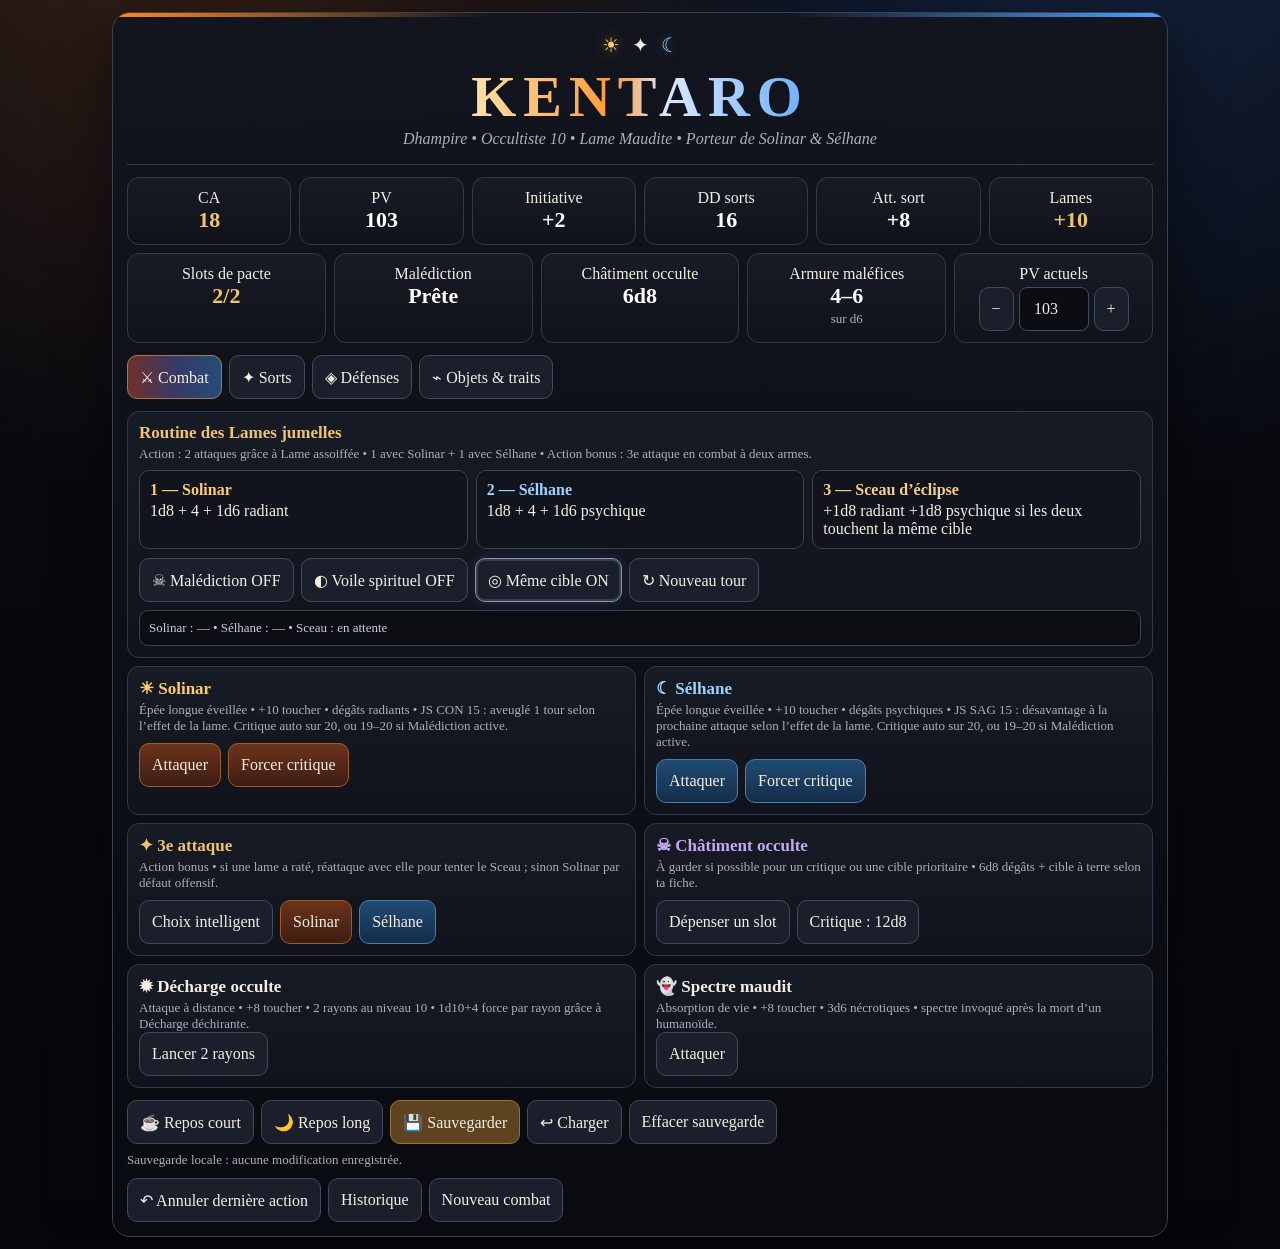
<file: Kentaro_Compagnon_Combat_Eclipse_v2.html>
<!doctype html>
<html lang="fr">
<head>
<meta charset="utf-8">
<meta name="viewport" content="width=device-width,initial-scale=1,viewport-fit=cover">
<meta name="theme-color" content="#0a0b10">
<title>Kentaro — Compagnon de combat : Éclipse</title>
<style>
:root{
  --bg:#07080d;--panel:#10131b;--panel2:#171b25;--line:#31384a;
  --ivory:#f5eee3;--muted:#aab0bd;--gold:#e1a640;--sun:#ff8a24;--sun2:#ffcc68;
  --moon:#4fa3ff;--moon2:#98d4ff;--blood:#8c263b;--violet:#7653a6;--green:#416f5a;
}
*{box-sizing:border-box}html{background:var(--bg)}body{margin:0;color:var(--ivory);font-family:Georgia,"Times New Roman",serif;background:
radial-gradient(circle at 15% -10%,rgba(255,116,26,.18),transparent 34%),
radial-gradient(circle at 85% -10%,rgba(54,128,255,.19),transparent 34%),
linear-gradient(180deg,#0b0d14,#07080d 52%,#05060a)}
button,input{font:inherit}button{min-height:44px;border:1px solid #41495f;background:#1a1f2b;color:var(--ivory);border-radius:10px;padding:9px 12px;cursor:pointer}button:active{transform:translateY(1px)}
.wrap{max-width:1080px;margin:auto;padding:12px}.shell{position:relative;overflow:hidden;background:linear-gradient(180deg,rgba(18,21,30,.97),rgba(9,11,16,.98));border:1px solid #3a4052;border-radius:18px;padding:14px;box-shadow:0 20px 60px rgba(0,0,0,.48)}
.shell:before,.shell:after{content:"";position:absolute;top:0;width:36%;height:4px}.shell:before{left:0;background:linear-gradient(90deg,var(--sun),transparent)}.shell:after{right:0;background:linear-gradient(270deg,var(--moon),transparent)}
.head{text-align:center;padding:6px 4px 16px;border-bottom:1px solid #333a4b;position:relative}.head h1{margin:0;font-size:clamp(34px,8vw,58px);letter-spacing:.12em}.head h1 .ken{background:linear-gradient(90deg,#ffe1aa,#ff9b37 42%,#d8e8ff 58%,#68afff);-webkit-background-clip:text;background-clip:text;color:transparent}.subtitle{color:var(--muted);font-style:italic}.eclipse-mark{display:flex;justify-content:center;gap:12px;align-items:center;margin-bottom:6px;font-size:20px}.sunIcon{color:var(--sun2);text-shadow:0 0 14px rgba(255,144,43,.6)}.moonIcon{color:var(--moon2);text-shadow:0 0 14px rgba(86,166,255,.6)}
.grid{display:grid;gap:8px}.stats{grid-template-columns:repeat(6,1fr);margin-top:12px}.resources{grid-template-columns:repeat(5,1fr);margin-top:8px}.card{background:linear-gradient(180deg,var(--panel2),var(--panel));border:1px solid var(--line);border-radius:12px;padding:11px}.center{text-align:center}.big{display:block;font-size:22px;font-weight:bold;color:#fff}.big.sun{color:var(--sun2)}.big.moon{color:var(--moon2)}.big.gold{color:#f0c36d}
.hp-controls{display:flex;justify-content:center;align-items:center;gap:5px;margin-top:4px}.hp-controls input{width:70px;min-height:44px;text-align:center;background:#0b0d12;color:var(--ivory);border:1px solid #444b5e;border-radius:8px;font-size:16px}
.tabs{display:flex;flex-wrap:wrap;gap:7px;margin:12px 0}.tab.active{background:linear-gradient(90deg,#71302a,#383965,#244d78);border-color:#a67655}.panel{display:none}.panel.active{display:block}.two{grid-template-columns:repeat(2,1fr)}.three{grid-template-columns:repeat(3,1fr)}.action-title{font-weight:bold;font-size:17px}.solar .action-title{color:var(--sun2)}.lunar .action-title{color:var(--moon2)}.violet .action-title{color:#c5a8ef}.golden .action-title{color:#f0c36d}.meta{font-size:13px;color:var(--muted);margin-top:3px}.row{display:flex;gap:7px;flex-wrap:wrap;margin-top:9px}.solar button,.btn-sun{background:linear-gradient(180deg,#6c331b,#3d1d12);border-color:#a45b2c}.lunar button,.btn-moon{background:linear-gradient(180deg,#214b73,#142d49);border-color:#4c7eb1}.btn-violet{background:#3b2c52;border-color:#6f568e}.btn-red{background:#572331;border-color:#8f4255}.btn-green{background:#264737;border-color:#4f7a66}.btn-gold{background:#5d4320;border-color:#96733d}
.tag{display:inline-block;border:1px solid #4b5368;border-radius:999px;padding:2px 7px;font-size:12px;color:var(--muted);margin:2px 4px 2px 0}.rule{border-left:3px solid #b87d3b;padding:9px 11px;background:#15161f;color:var(--muted);border-radius:6px;font-size:13px;margin-top:10px}
.slotrow{display:flex;align-items:center;gap:8px;margin:8px 0}.pip{width:30px;height:30px;min-height:30px;padding:0;border-radius:50%;background:linear-gradient(135deg,var(--sun),var(--moon));border-color:#b48665}.pip.off{background:transparent;border-color:#495166}
.modebar{display:flex;flex-wrap:wrap;gap:7px;margin-top:9px}.toggle.on{box-shadow:0 0 0 2px rgba(255,255,255,.14) inset,0 0 16px rgba(98,131,255,.15);border-color:#8695c8}.statusbox{margin-top:8px;padding:9px;border:1px solid #394154;border-radius:9px;background:#0c0e14;font-size:13px;color:#c8ced8}
.combo{display:grid;grid-template-columns:1fr 1fr 1fr;gap:8px;margin-top:8px}.combo-step{padding:10px;border-radius:10px;border:1px solid #3c4253;background:#11141c}.combo-step b{display:block;margin-bottom:3px}.combo-step.s1 b{color:var(--sun2)}.combo-step.s2 b{color:var(--moon2)}.combo-step.s3 b{color:#f4d08b}.activeglow{border-color:#d7a65e!important;box-shadow:0 0 18px rgba(224,157,67,.18)}
.footer-actions{display:flex;gap:7px;flex-wrap:wrap;margin-top:12px}.log{margin-top:10px;background:#06070b;border:1px solid #343b4c;border-radius:11px;min-height:135px;max-height:300px;overflow:auto;padding:11px;white-space:pre-wrap;font-family:ui-monospace,SFMono-Regular,Menlo,monospace;font-size:13px}
#kentaro-ribbon{position:fixed;top:max(8px,env(safe-area-inset-top));left:50%;transform:translate(-50%,-145%);width:min(calc(100% - 16px),780px);z-index:9999;background:linear-gradient(90deg,#7d341f 0%,#3c314c 48%,#1f4d78 100%);border:2px solid #e7bb69;border-radius:14px;padding:12px 14px;box-shadow:0 12px 34px rgba(0,0,0,.65),0 0 0 2px rgba(231,187,105,.12) inset;opacity:0;pointer-events:none;transition:.25s ease}#kentaro-ribbon.show{transform:translate(-50%,0);opacity:1;pointer-events:auto}#kentaro-ribbon .title{color:#fff0d1;font-weight:800;font-size:14px;letter-spacing:.06em;text-transform:uppercase}#kentaro-ribbon .body{margin-top:6px;color:#fff;font-family:ui-monospace,SFMono-Regular,Menlo,monospace;font-size:15px;line-height:1.35;white-space:pre-wrap;font-weight:800}#kentaro-ribbon .hint{margin-top:5px;color:#ddd4c5;font-size:11px}
#historyPanel{display:none;margin-top:10px}#historyPanel.open{display:block}#combatToolbar{display:flex;gap:7px;flex-wrap:wrap;margin-top:10px}.note-red{color:#ff9da9}.note-blue{color:#9ed0ff}
@media(max-width:760px){.stats{grid-template-columns:repeat(3,1fr)}.resources{grid-template-columns:repeat(2,1fr)}.two,.three,.combo{grid-template-columns:1fr}.wrap{padding:7px}.shell{padding:10px}}
</style>
</head>
<body>
<div class="wrap"><main class="shell" id="app">
<header class="head"><div class="eclipse-mark"><span class="sunIcon">☀</span><span>✦</span><span class="moonIcon">☾</span></div><h1><span class="ken">KENTARO</span></h1><div class="subtitle">Dhampire • Occultiste 10 • Lame Maudite • Porteur de Solinar & Sélhane</div></header>

<section class="grid stats">
<div class="card center">CA<span class="big gold">18</span></div><div class="card center">PV<span id="hpView" class="big">103</span></div><div class="card center">Initiative<span class="big">+2</span></div><div class="card center">DD sorts<span class="big">16</span></div><div class="card center">Att. sort<span class="big">+8</span></div><div class="card center">Lames<span class="big gold">+10</span></div>
</section>
<section class="grid resources">
<div class="card center">Slots de pacte<span id="slotView" class="big gold">2/2</span></div>
<div class="card center">Malédiction<span id="curseView" class="big">Prête</span></div>
<div class="card center">Châtiment occulte<span class="big">6d8</span></div>
<div class="card center">Armure maléfices<span class="big">4–6</span><span class="meta">sur d6</span></div>
<div class="card center">PV actuels<div class="hp-controls"><button id="hpMinus">−</button><input id="hpInput" type="number" min="0" max="103" value="103"><button id="hpPlus">+</button></div></div>
</section>

<nav class="tabs"><button class="tab active" data-tab="combat">⚔ Combat</button><button class="tab" data-tab="spells">✦ Sorts</button><button class="tab" data-tab="defense">◈ Défenses</button><button class="tab" data-tab="items">⌁ Objets & traits</button></nav>

<section class="panel active" data-panel="combat">
<div class="card golden"><div class="action-title">Routine des Lames jumelles</div><div class="meta">Action : 2 attaques grâce à Lame assoiffée • 1 avec Solinar + 1 avec Sélhane • Action bonus : 3e attaque en combat à deux armes.</div>
<div class="combo"><div id="stepSun" class="combo-step s1"><b>1 — Solinar</b>1d8 + 4 + 1d6 radiant</div><div id="stepMoon" class="combo-step s2"><b>2 — Sélhane</b>1d8 + 4 + 1d6 psychique</div><div id="stepSeal" class="combo-step s3"><b>3 — Sceau d’éclipse</b>+1d8 radiant +1d8 psychique si les deux touchent la même cible</div></div>
<div class="modebar"><button id="curseToggle" class="toggle">☠ Malédiction OFF</button><button id="shroudToggle" class="toggle">◐ Voile spirituel OFF</button><button id="sameTarget" class="toggle on">◎ Même cible ON</button><button id="newTurn">↻ Nouveau tour</button></div><div id="combatStatus" class="statusbox">Solinar : — • Sélhane : — • Sceau : en attente</div></div>

<div class="grid two" style="margin-top:8px">
<article class="card solar"><div class="action-title">☀ Solinar</div><div class="meta">Épée longue éveillée • +10 toucher • dégâts radiants • JS CON 15 : aveuglé 1 tour selon l’effet de la lame. Critique auto sur 20, ou 19–20 si Malédiction active.</div><div class="row"><button id="solinar">Attaquer</button><button id="solinarCrit">Forcer critique</button></div></article>
<article class="card lunar"><div class="action-title">☾ Sélhane</div><div class="meta">Épée longue éveillée • +10 toucher • dégâts psychiques • JS SAG 15 : désavantage à la prochaine attaque selon l’effet de la lame. Critique auto sur 20, ou 19–20 si Malédiction active.</div><div class="row"><button id="selhane">Attaquer</button><button id="selhaneCrit">Forcer critique</button></div></article>
<article class="card golden"><div class="action-title">✦ 3e attaque</div><div class="meta">Action bonus • si une lame a raté, réattaque avec elle pour tenter le Sceau ; sinon Solinar par défaut offensif.</div><div class="row"><button id="thirdSmart">Choix intelligent</button><button id="thirdSun" class="btn-sun">Solinar</button><button id="thirdMoon" class="btn-moon">Sélhane</button></div></article>
<article class="card violet"><div class="action-title">☠ Châtiment occulte</div><div class="meta">À garder si possible pour un critique ou une cible prioritaire • 6d8 dégâts + cible à terre selon ta fiche.</div><div class="row"><button id="smite">Dépenser un slot</button><button id="smiteCrit">Critique : 12d8</button></div></article>
<article class="card"><div class="action-title">✹ Décharge occulte</div><div class="meta">Attaque à distance • +8 toucher • 2 rayons au niveau 10 • 1d10+4 force par rayon grâce à Décharge déchirante.</div><button id="eldritch">Lancer 2 rayons</button></article>
<article class="card"><div class="action-title">👻 Spectre maudit</div><div class="meta">Absorption de vie • +8 toucher • 3d6 nécrotiques • spectre invoqué après la mort d’un humanoïde.</div><button id="spectre">Attaquer</button></article>
</div>
</section>

<section class="panel" data-panel="spells">
<div class="card golden"><div class="action-title">Emplacements de pacte</div><div id="slots"></div><div class="meta">Occultiste niv. 10 : 2 emplacements de pacte. Le bouton d’un sort consomme 1 slot.</div></div>
<div class="grid two" style="margin-top:8px">
<article class="card"><div class="action-title">Armure d’Agathys</div><div class="meta">N1 connu • lancé avec un slot de pacte • protection temporaire.</div><button data-spell="Armure d’Agathys">Lancer</button></article>
<article class="card violet"><div class="action-title">Maléfice</div><div class="meta">Concentration • moins prioritaire avec cette construction.</div><button data-spell="Maléfice" data-conc="1">Lancer</button></article>
<article class="card"><div class="action-title">Foulée brumeuse</div><div class="meta">Action bonus • mobilité.</div><button data-spell="Foulée brumeuse">Lancer</button></article>
<article class="card"><div class="action-title">Invisibilité</div><div class="meta">Concentration.</div><button data-spell="Invisibilité" data-conc="1">Lancer</button></article>
<article class="card violet"><div class="action-title">Voile spirituel</div><div class="meta">Concentration • setup de gros combat • avec un slot N5, ajoute 2d8 à chaque attaque qui touche.</div><button data-spell="Voile spirituel" data-conc="1" data-shroud="1">Lancer</button></article>
<article class="card"><div class="action-title">Porte dimensionnelle</div><div class="meta">Téléportation longue portée.</div><button data-spell="Porte dimensionnelle">Lancer</button></article>
<article class="card"><div class="action-title">Ombre d’égarement</div><div class="meta">Sort connu niveau 4.</div><button data-spell="Ombre d’égarement">Lancer</button></article>
<article class="card"><div class="action-title">Bannissement</div><div class="meta">JS CHA DD16 • neutraliser une cible quand le corps-à-corps est défavorable.</div><button data-spell="Bannissement" data-conc="1">Lancer</button></article>
<article class="card violet"><div class="action-title">Perturbations synaptiques</div><div class="meta">N5 • meilleur choix multi-cible dans ton arbre de décision.</div><button data-spell="Perturbations synaptiques">Lancer</button></article>
</div>
</section>

<section class="panel" data-panel="defense"><div class="grid two">
<article class="card"><div class="action-title">Armure des maléfices</div><div class="meta">Contre une cible maudite : d6 ; sur 4, 5 ou 6, l’attaque est annulée.</div><button id="hexArmor">Tester d6</button></article>
<article class="card"><div class="action-title">Tombeau de Lazarus</div><div class="meta">Réaction • 100 PV temporaires • monolithe d’ambre • inactif 1 tour selon ta fiche.</div><button id="lazarus">Activer</button></article>
<article class="card"><div class="action-title">Esprit occulte</div><div class="meta">Avantage aux jets de sauvegarde de Constitution pour maintenir la concentration.</div><button id="concSave">JDS CON avec avantage</button></article>
<article class="card"><div class="action-title">Résistances & vulnérabilité</div><div class="meta"><span class="tag">Résistance nécrotique</span><span class="tag">Avantage poison/maladies</span><span class="tag note-red">Vulnérabilité radiant</span></div></article>
<article class="card"><div class="action-title">Soif ténébreuse</div><div class="meta">Morsure sur cible neutralisée ou empoignée • 1 perforant + dégâts nécrotiques = CHA si alimentation ; PV temp égaux aux dégâts nécrotiques • 1/repos court ou long.</div><button id="bite">Mordre / se nourrir</button></article>
<article class="card"><div class="action-title">Concentration</div><div class="meta">État manuel du combat.</div><button id="concToggle" class="toggle">Concentration OFF</button></article>
</div></section>

<section class="panel" data-panel="items"><div class="grid two">
<article class="card golden"><div class="action-title">Solinar & Sélhane</div><div class="meta">Vestige de la Divergence • état éveillé • bonus d’arme +2 • finesse + légère pour Kentaro • les deux comptent comme armes de pacte.</div><div class="tag">Sceau d’éclipse</div><div class="tag">Parade crépusculaire +1 CA en main</div><div class="tag">Pas entre les rayons 1/repos court</div></article>
<article class="card"><div class="action-title">Vision de la Pierre</div><div class="meta">1/jour • 12 s • voir à travers illusions et objets solides dans un rayon de 18 m • avantage sur la prochaine attaque.</div><button id="stoneVision">Activer</button></article>
<article class="card"><div class="action-title">Anneau de stockage</div><div class="meta">Stockage : 5 niveaux de sorts selon ta fiche.</div></article>
<article class="card"><div class="action-title">Perle de pouvoir</div><div class="meta">Objet magique listé dans ton équipement.</div></article>
<article class="card"><div class="action-title">Bague de feuille morte</div><div class="meta">Objet lié listé sur ta fiche.</div></article>
<article class="card"><div class="action-title">Kane</div><div class="meta">Katana / épée longue familiale +1, transmise dans la famille Amane.</div></article>
</div></section>

<div class="footer-actions"><button id="shortRest">☕ Repos court</button><button id="longRest">🌙 Repos long</button><button class="btn-gold" id="saveGame">💾 Sauvegarder</button><button id="loadGame">↩ Charger</button><button id="resetSave">Effacer sauvegarde</button></div>
<div id="saveStatus" class="meta" style="margin-top:8px">Sauvegarde locale : aucune modification enregistrée.</div>
<div id="combatToolbar"><button id="undoLast">↶ Annuler dernière action</button><button id="toggleHistory">Historique</button><button id="newCombat">Nouveau combat</button></div>
<div id="historyPanel"><div id="log" class="log">Prêt. Que l’éclipse tombe.</div><div style="margin-top:7px"><button id="clearLog">Effacer journal</button></div></div>
<div id="kentaro-ribbon" role="status" aria-live="polite"><div class="title">Dernier résultat</div><div id="lastResult" class="body">Prêt. Que l’éclipse tombe.</div><div class="hint">Touchez pour fermer • disparition automatique après 7 s</div></div>
</main></div>
<script>
(()=>{const root=document.getElementById('app'),q=s=>root.querySelector(s),qa=s=>[...root.querySelectorAll(s)];
const S={hp:103,maxHp:103,slots:2,curse:false,curseReady:true,shroud:false,sameTarget:true,conc:false,solHit:false,selHit:false,seal:false,biteReady:true,stoneReady:true};const undo=[];const SAVE='kentaro-eclipse-v1';
const d=n=>Math.floor(Math.random()*n)+1;function roll(n,s,m=0){let dice=[],total=m;for(let i=0;i<n;i++){const v=d(s);dice.push(v);total+=v}return{dice,total}}
function snap(){return JSON.parse(JSON.stringify(S))}function push(){undo.push(snap());if(undo.length>30)undo.shift()}function restore(x){Object.assign(S,x);render()}
function save(silent=true){try{localStorage.setItem(SAVE,JSON.stringify(S));q('#saveStatus').textContent='Sauvegarde locale : état enregistré sur cet appareil.';if(!silent)log('💾 Partie sauvegardée.')}catch(e){if(!silent)log('❌ Sauvegarde locale indisponible.')}}
function load(silent=true){try{const x=JSON.parse(localStorage.getItem(SAVE)||'null');if(!x){if(!silent)log('ℹ️ Aucune sauvegarde.');return}Object.assign(S,x);render();if(!silent)log('↩ Sauvegarde chargée.')}catch(e){if(!silent)log('❌ Chargement impossible.')}}
let timer=null;function ribbon(msg){q('#lastResult').textContent=msg;q('#kentaro-ribbon').classList.add('show');clearTimeout(timer);timer=setTimeout(()=>q('#kentaro-ribbon').classList.remove('show'),7000)}function log(msg){q('#log').textContent=msg+'\n\n'+(q('#log').textContent==='Prêt. Que l’éclipse tombe.'?'':q('#log').textContent);ribbon(msg);save(true)}
function renderSlots(){const e=q('#slots');e.innerHTML='';const row=document.createElement('div');row.className='slotrow';const lab=document.createElement('b');lab.textContent='Pacte N5';lab.style.width='90px';row.appendChild(lab);for(let i=0;i<2;i++){const b=document.createElement('button');b.className='pip '+(i<S.slots?'':'off');b.onclick=()=>{push();S.slots=(i+1===S.slots?i:i+1);render()};row.appendChild(b)}e.appendChild(row)}
function render(){q('#hpView').textContent=S.hp;q('#hpInput').value=S.hp;q('#slotView').textContent=S.slots+'/2';q('#curseView').textContent=S.curse?'Active':(S.curseReady?'Prête':'Utilisée');q('#curseToggle').textContent='☠ Malédiction '+(S.curse?'ON':'OFF');q('#curseToggle').classList.toggle('on',S.curse);q('#shroudToggle').textContent='◐ Voile spirituel '+(S.shroud?'ON':'OFF');q('#shroudToggle').classList.toggle('on',S.shroud);q('#sameTarget').textContent='◎ Même cible '+(S.sameTarget?'ON':'OFF');q('#sameTarget').classList.toggle('on',S.sameTarget);q('#concToggle').textContent='Concentration '+(S.conc?'ON':'OFF');q('#concToggle').classList.toggle('on',S.conc);q('#stepSun').classList.toggle('activeglow',S.solHit);q('#stepMoon').classList.toggle('activeglow',S.selHit);q('#stepSeal').classList.toggle('activeglow',S.seal);q('#combatStatus').textContent=`Solinar : ${S.solHit?'touché':'—'} • Sélhane : ${S.selHit?'touché':'—'} • Sceau : ${S.seal?'ACTIF':'en attente'}`;renderSlots()}
function useSlot(){if(S.slots<1){log('❌ Aucun emplacement de pacte restant.');return false}push();S.slots--;render();return true}
function blade(which,forceCrit=false){
 const sun=which==='sun',name=sun?'☀ Solinar':'☾ Sélhane';
 let nat=null,hit=null;
 if(!forceCrit){nat=d(20);hit=nat+10}
 const crit=forceCrit || nat===20 || (S.curse && nat===19);
 const w=roll(crit?2:1,8,4),elem=roll(crit?2:1,6);let extra=0,parts=[];
 if(S.curse){extra+=4;parts.push('+4 Malédiction')}
 if(S.shroud){const r=roll(crit?4:2,8);extra+=r.total;parts.push(`+${r.total} Voile [${r.dice.join('+')}]`)}
 const dmg=w.total+elem.total+extra;
 if(sun)S.solHit=true;else S.selHit=true;
 let sealText='';if(S.sameTarget&&S.solHit&&S.selHit&&!S.seal){S.seal=true;const r=d(8),p=d(8);sealText=`\n✦ SCEAU D’ÉCLIPSE : +${r} radiant +${p} psychique = +${r+p}`}
 render();
 const attackText=forceCrit?'Jet d’attaque manuel • critique forcé':`d20 naturel ${nat} + 10 = ${hit} pour toucher`;
 const critText=crit?` — ✦ CRITIQUE${!forceCrit&&S.curse&&nat===19?' (19 grâce à la Malédiction)':''}`:'';
 log(`${name}${critText}\n${attackText}\nDégâts : ${dmg} (${w.dice.join('+')}+4 + ${elem.dice.join('+')} ${sun?'radiant':'psychique'}${parts.length?' '+parts.join(' '):''})${sealText}`)
}
qa('.tab').forEach(b=>b.onclick=()=>{qa('.tab').forEach(x=>x.classList.remove('active'));b.classList.add('active');qa('.panel').forEach(p=>p.classList.toggle('active',p.dataset.panel===b.dataset.tab))});
q('#solinar').onclick=()=>blade('sun');q('#solinarCrit').onclick=()=>blade('sun',true);q('#selhane').onclick=()=>blade('moon');q('#selhaneCrit').onclick=()=>blade('moon',true);q('#thirdSun').onclick=()=>blade('sun');q('#thirdMoon').onclick=()=>blade('moon');q('#thirdSmart').onclick=()=>{if(!S.solHit)return blade('sun');if(!S.selHit)return blade('moon');blade('sun')};
q('#newTurn').onclick=()=>{push();S.solHit=S.selHit=S.seal=false;render();log('↻ Nouveau tour : suivi Solinar / Sélhane / Sceau réinitialisé.')};q('#sameTarget').onclick=()=>{push();S.sameTarget=!S.sameTarget;render()};
q('#curseToggle').onclick=()=>{if(!S.curse&& !S.curseReady)return log('❌ Malédiction déjà utilisée depuis le dernier repos court.');push();S.curse=!S.curse;if(S.curse){S.curseReady=false;log('☠ Malédiction de la Lame maudite activée : +4 dégâts par touche sur la cible maudite.')}else log('☠ Malédiction désactivée manuellement.');render()};
q('#shroudToggle').onclick=()=>{push();S.shroud=!S.shroud;S.conc=S.shroud||S.conc;render();log(S.shroud?'◐ Voile spirituel activé manuellement : +2d8 par touche (slot N5).':'◐ Voile spirituel désactivé.')};
q('#smite').onclick=()=>{if(!useSlot())return;const r=roll(6,8);log(`☠ Châtiment occulte : ${r.total} dégâts (${r.dice.join('+')}) • cible à terre selon l’effet.`)};q('#smiteCrit').onclick=()=>{if(!useSlot())return;const r=roll(12,8);log(`☠ Châtiment occulte CRITIQUE : ${r.total} dégâts (${r.dice.join('+')}).`)};
q('#eldritch').onclick=()=>{let lines=[],tot=0;for(let i=1;i<=2;i++){const a=d(20)+8,r=d(10)+4;tot+=r;lines.push(`Rayon ${i}: ${a} toucher • ${r} force`)}log(`✹ Décharge occulte\n${lines.join('\n')}\nTotal si les 2 touchent : ${tot}`)};q('#spectre').onclick=()=>{const a=d(20)+8,r=roll(3,6);log(`👻 Spectre : ${a} pour toucher • ${r.total} nécrotiques (${r.dice.join('+')}).`)};
qa('[data-spell]').forEach(b=>b.onclick=()=>{if(!useSlot())return;const name=b.dataset.spell;if(b.dataset.conc){S.conc=true}if(b.dataset.shroud){S.shroud=true}render();log(`✨ ${name} lancé avec un emplacement de pacte N5${b.dataset.conc?' • concentration':''}.`)});
q('#hexArmor').onclick=()=>{const x=d(6);log(`🛡 Armure des maléfices : d6 = ${x} → ${x>=4?'ATTAQUE ANNULÉE':'attaque non annulée'}.`)};q('#lazarus').onclick=()=>{push();S.hp=Math.max(S.hp,0);render();log('🟧 Tombeau de Lazarus : réaction activée • 100 PV temporaires • monolithe d’ambre • Kentaro inactif 1 tour selon sa fiche.')};q('#concSave').onclick=()=>{const a=d(20)+3,b=d(20)+3;log(`🧠 JDS CON avec avantage : ${a} / ${b} → ${Math.max(a,b)}.`)};q('#bite').onclick=()=>{if(!S.biteReady)return log('❌ Soif ténébreuse déjà utilisée depuis le dernier repos court/long.');push();S.biteReady=false;const nec=4;log(`🩸 Soif ténébreuse : 1 perforant + ${nec} nécrotiques • ${nec} PV temporaires.`)};q('#concToggle').onclick=()=>{push();S.conc=!S.conc;if(!S.conc)S.shroud=false;render()};q('#stoneVision').onclick=()=>{if(!S.stoneReady)return log('❌ Vision de la Pierre déjà utilisée aujourd’hui.');push();S.stoneReady=false;log('👁 Vision de la Pierre activée : 12 s • rayon 18 m • voit à travers illusions/objets solides • avantage sur la prochaine attaque.')};
q('#shortRest').onclick=()=>{push();S.slots=2;S.curseReady=true;S.curse=false;S.biteReady=true;S.solHit=S.selHit=S.seal=false;render();log('☕ Repos court : slots de pacte restaurés, Malédiction et Soif ténébreuse prêtes.')};q('#longRest').onclick=()=>{push();Object.assign(S,{hp:103,slots:2,curse:false,curseReady:true,shroud:false,sameTarget:true,conc:false,solHit:false,selHit:false,seal:false,biteReady:true,stoneReady:true});render();log('🌙 Repos long : ressources principales restaurées.')};
q('#hpMinus').onclick=()=>{push();S.hp=Math.max(0,S.hp-1);render();save()};q('#hpPlus').onclick=()=>{push();S.hp=Math.min(103,S.hp+1);render();save()};q('#hpInput').onchange=()=>{push();S.hp=Math.max(0,Math.min(103,parseInt(q('#hpInput').value)||0));render();save()};q('#saveGame').onclick=()=>save(false);q('#loadGame').onclick=()=>load(false);q('#resetSave').onclick=()=>{localStorage.removeItem(SAVE);q('#saveStatus').textContent='Sauvegarde locale : effacée.';log('🗑 Sauvegarde locale effacée.')};q('#undoLast').onclick=()=>{const x=undo.pop();if(!x)return log('ℹ️ Rien à annuler.');restore(x);log('↶ Dernière modification annulée.')};q('#toggleHistory').onclick=()=>{q('#historyPanel').classList.toggle('open');q('#toggleHistory').textContent=q('#historyPanel').classList.contains('open')?'Masquer historique':'Historique'};q('#newCombat').onclick=()=>{push();S.solHit=S.selHit=S.seal=false;S.curse=false;S.shroud=false;S.conc=false;render();log('⚔ Nouveau combat : états temporaires effacés ; PV et ressources conservés.')};q('#clearLog').onclick=()=>{q('#log').textContent='Prêt. Que l’éclipse tombe.';q('#lastResult').textContent='Prêt. Que l’éclipse tombe.';q('#kentaro-ribbon').classList.remove('show')};q('#kentaro-ribbon').onclick=()=>q('#kentaro-ribbon').classList.remove('show');render();load(true);
})();
</script>
</body></html>
</file>
